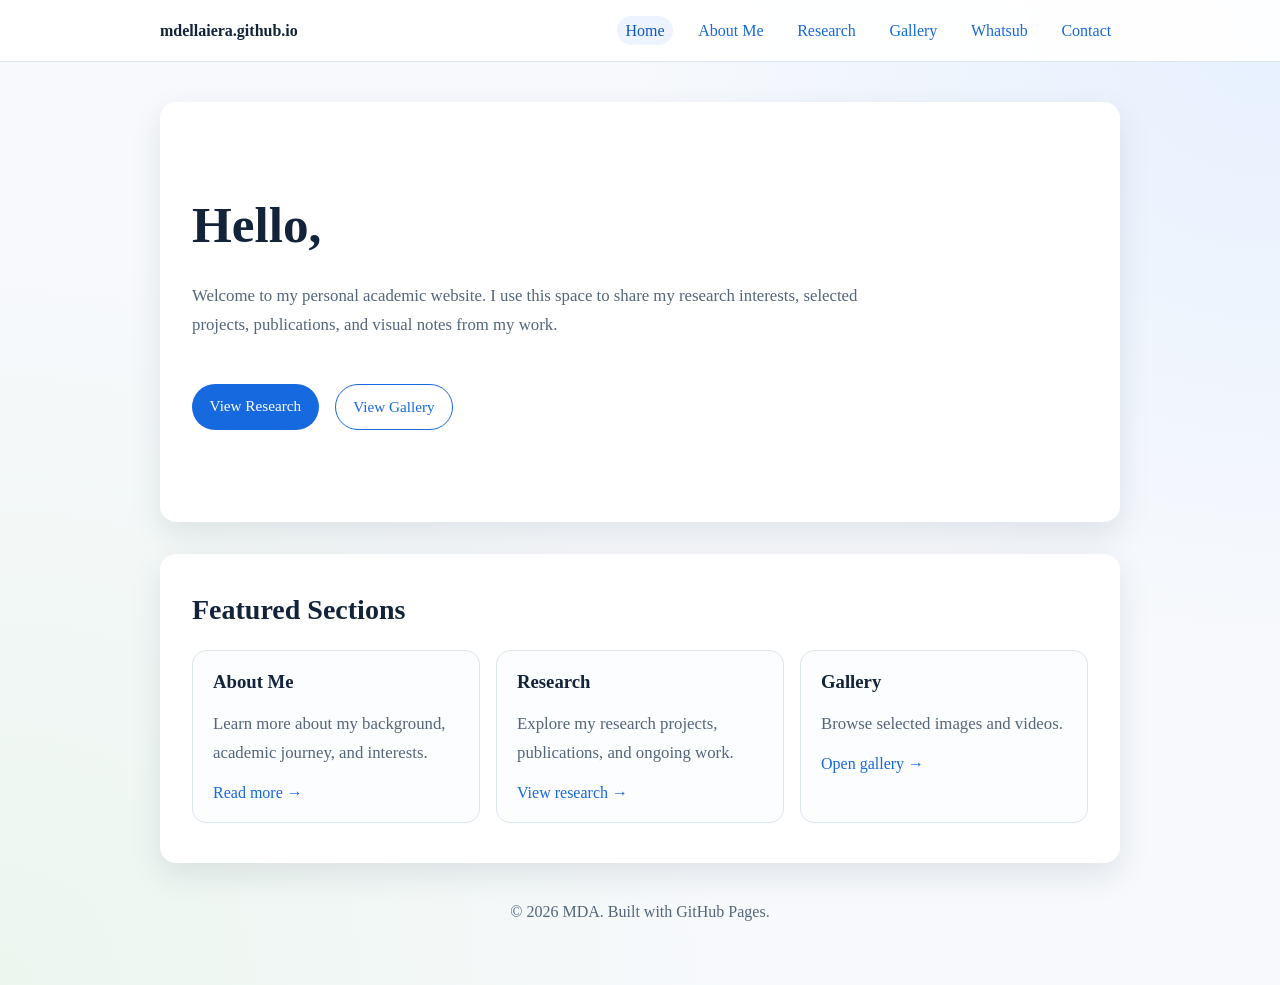
<file: index.html>
<!doctype html>
<html lang="en">
  <head>
    <meta charset="UTF-8" />
    <meta name="viewport" content="width=device-width, initial-scale=1.0" />
    <title>Home | mdellaiera.github.io</title>
    <link rel="stylesheet" href="style.css" />
  </head>

  <body>
    <header>
      <nav>
        <a class="site-name" href="index.html">mdellaiera.github.io</a>

        <div class="nav-links">
          <a class="active" href="index.html">Home</a>
          <a href="about.html">About Me</a>
          <a href="research.html">Research</a>
          <a href="gallery.html">Gallery</a>
          <a href="/whatsub/">Whatsub</a>
          <a href="contact.html">Contact</a>
        </div>
      </nav>
    </header>

    <main>
      <section class="hero">
        <h1>Hello,</h1>

        <p>
          Welcome to my personal academic website. I use this space to share my
          research interests, selected projects, publications, and visual notes
          from my work.
        </p>

        <div class="button-row">
          <a class="button" href="research.html">View Research</a>
          <a class="button secondary" href="gallery.html">View Gallery</a>
        </div>
      </section>

      <section>
        <h2>Featured Sections</h2>

        <div class="card-grid">
          <article class="card">
            <h3>About Me</h3>
            <p>Learn more about my background, academic journey, and interests.</p>
            <a href="about.html">Read more →</a>
          </article>

          <article class="card">
            <h3>Research</h3>
            <p>Explore my research projects, publications, and ongoing work.</p>
            <a href="research.html">View research →</a>
          </article>

          <article class="card">
            <h3>Gallery</h3>
            <p>Browse selected images and videos.</p>
            <a href="gallery.html">Open gallery →</a>
          </article>
        </div>
      </section>
    </main>

    <footer>
      © 2026 MDA. Built with GitHub Pages.
    </footer>
  </body>
</html>
</file>
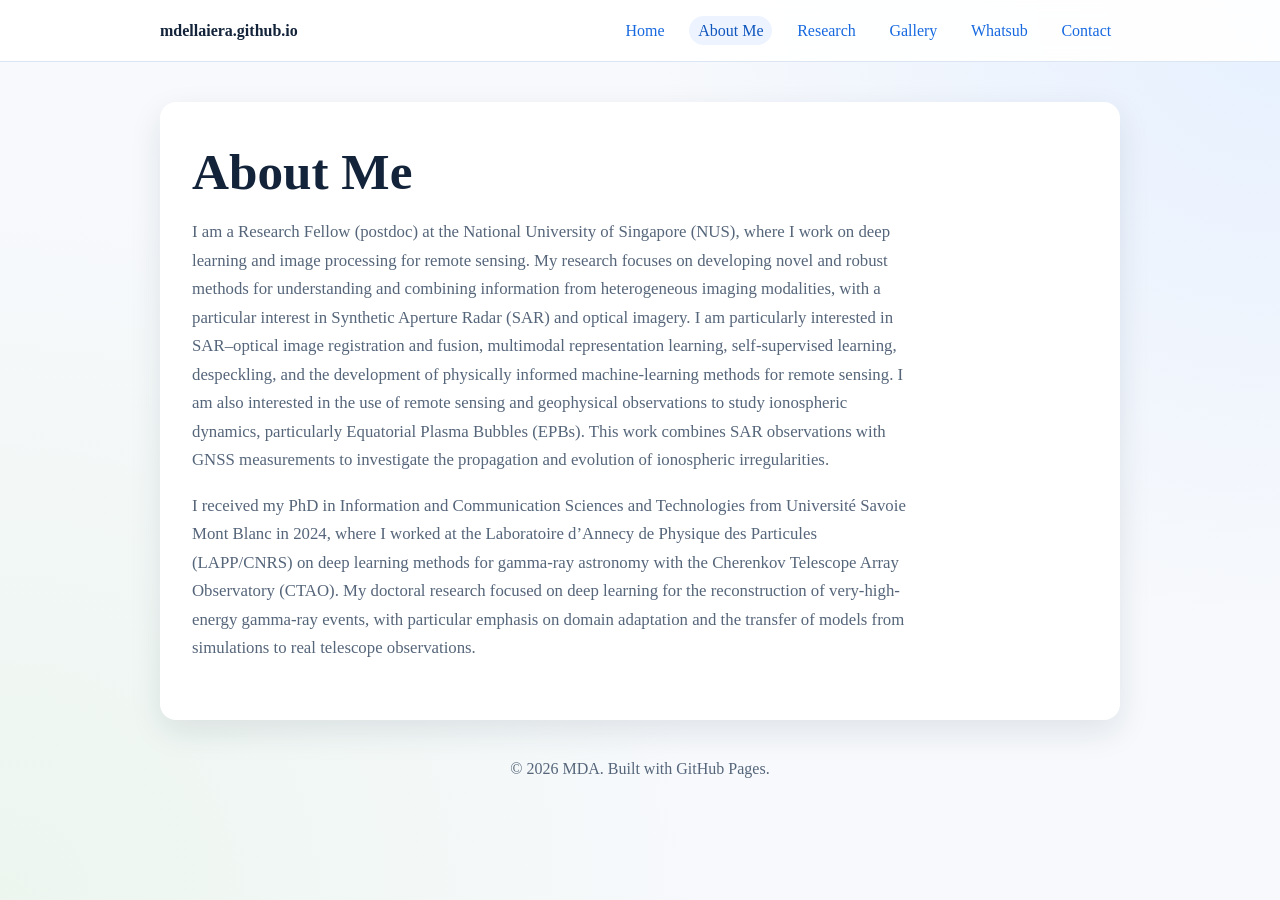
<file: about.html>
<!doctype html>
<html lang="en">
  <head>
    <meta charset="UTF-8" />
    <meta name="viewport" content="width=device-width, initial-scale=1.0" />
    <title>About Me | mdellaiera.github.io</title>
    <link rel="stylesheet" href="style.css" />
  </head>

  <body>
    <header>
      <nav>
        <a class="site-name" href="index.html">mdellaiera.github.io</a>

        <div class="nav-links">
          <a href="index.html">Home</a>
          <a class="active" href="about.html">About Me</a>
          <a href="research.html">Research</a>
          <a href="gallery.html">Gallery</a>
          <a href="/whatsub/">Whatsub</a>
          <a href="contact.html">Contact</a>
        </div>
      </nav>
    </header>

    <main>
      <section>
        <h1>About Me</h1>
        <p>
          I am a Research Fellow (postdoc) at the National University of Singapore (NUS), where I work on deep learning and image processing for remote sensing. 
          My research focuses on developing novel and robust methods for understanding and combining information from heterogeneous imaging modalities, with a particular interest in Synthetic Aperture Radar (SAR) and optical imagery.
          I am particularly interested in SAR–optical image registration and fusion, multimodal representation learning, self-supervised learning, despeckling, and the development of physically informed machine-learning methods for remote sensing.
          I am also interested in the use of remote sensing and geophysical observations to study ionospheric dynamics, particularly Equatorial Plasma Bubbles (EPBs). 
          This work combines SAR observations with GNSS measurements to investigate the propagation and evolution of ionospheric irregularities. 
        </p>
        <p>
          I received my PhD in Information and Communication Sciences and Technologies from Université Savoie Mont Blanc in 2024, where I worked at the Laboratoire d’Annecy de Physique des Particules (LAPP/CNRS) on deep learning methods for gamma-ray astronomy with the Cherenkov Telescope Array Observatory (CTAO). 
          My doctoral research focused on deep learning for the reconstruction of very-high-energy gamma-ray events, with particular emphasis on domain adaptation and the transfer of models from simulations to real telescope observations.
        </p>
      </section>
    </main>

    <footer>
      © 2026 MDA. Built with GitHub Pages.
    </footer>
  </body>
</html>
</file>
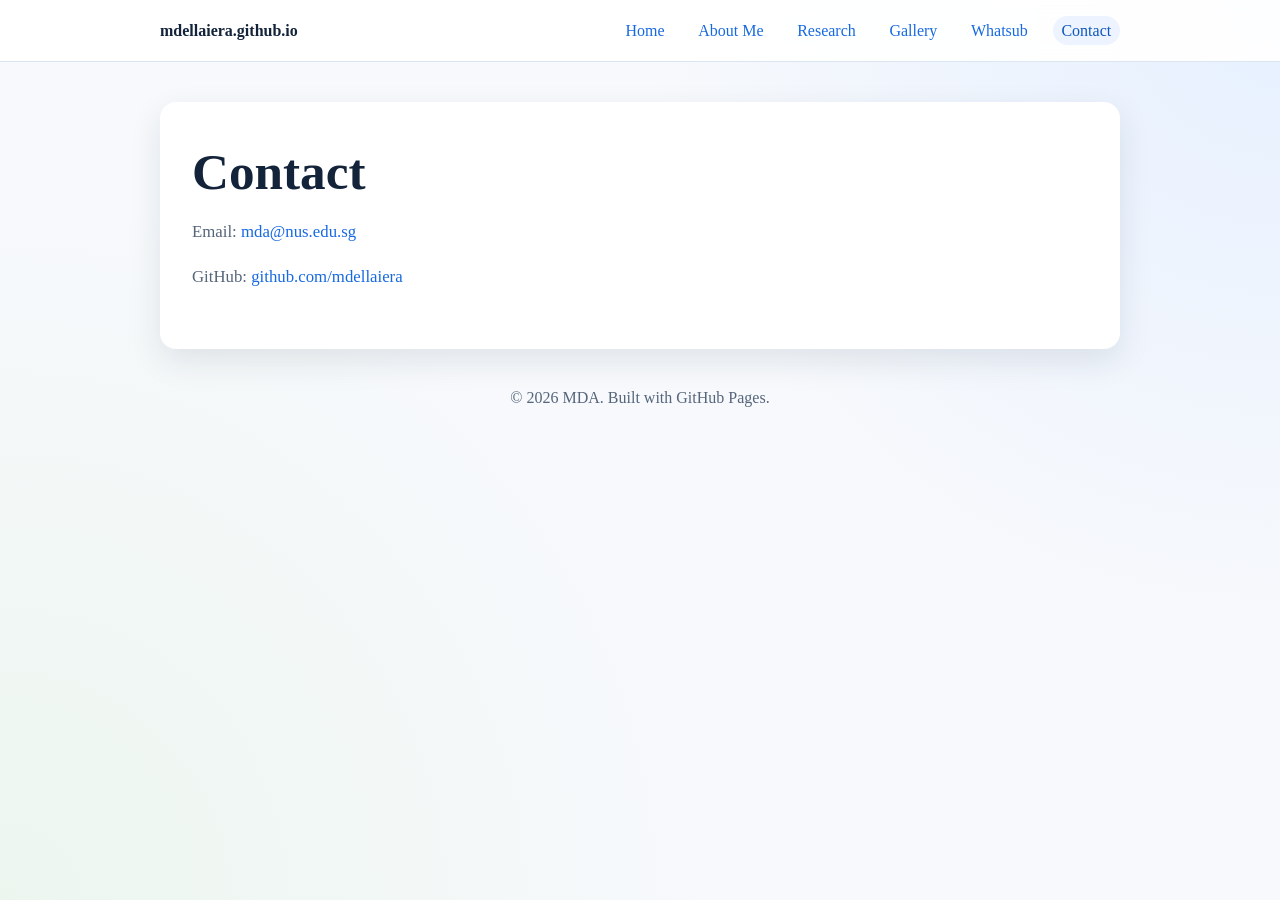
<file: contact.html>
<!doctype html>
<html lang="en">
  <head>
    <meta charset="UTF-8" />
    <meta name="viewport" content="width=device-width, initial-scale=1.0" />
    <title>Contact | mdellaiera.github.io</title>
    <link rel="stylesheet" href="style.css" />
  </head>

  <body>
    <header>
      <nav>
        <a class="site-name" href="index.html">mdellaiera.github.io</a>

        <div class="nav-links">
          <a href="index.html">Home</a>
          <a href="about.html">About Me</a>
          <a href="research.html">Research</a>
          <a href="gallery.html">Gallery</a>
          <a href="/whatsub/">Whatsub</a>
          <a class="active" href="contact.html">Contact</a>
        </div>
      </nav>
    </header>

    <main>
      <section>
        <h1>Contact</h1>
        <p>
          Email:
          <a href="mailto:mda@nus.edu.sg">mda@nus.edu.sg</a>
        </p>

        <p>
          GitHub:
          <a href="https://github.com/mdellaiera">github.com/mdellaiera</a>
        </p>
      </section>
    </main>

    <footer>
      © 2026 MDA. Built with GitHub Pages.
    </footer>
  </body>
</html>
</file>
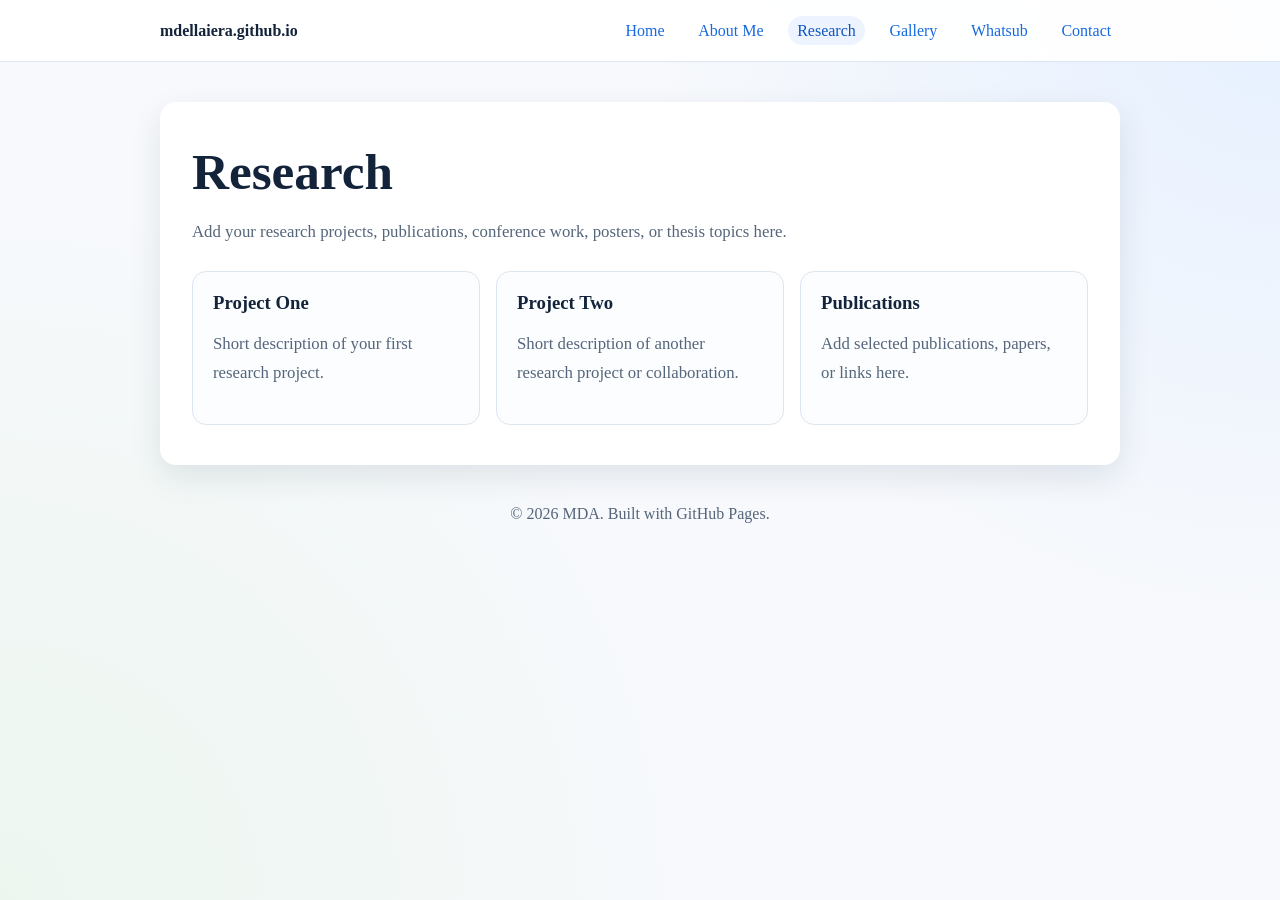
<file: research.html>
<!doctype html>
<html lang="en">
  <head>
    <meta charset="UTF-8" />
    <meta name="viewport" content="width=device-width, initial-scale=1.0" />
    <title>Research | mdellaiera.github.io</title>
    <link rel="stylesheet" href="style.css" />
  </head>

  <body>
    <header>
      <nav>
        <a class="site-name" href="index.html">mdellaiera.github.io</a>

        <div class="nav-links">
          <a href="index.html">Home</a>
          <a href="about.html">About Me</a>
          <a class="active" href="research.html">Research</a>
          <a href="gallery.html">Gallery</a>
          <a href="/whatsub/">Whatsub</a>
          <a href="contact.html">Contact</a>
        </div>
      </nav>
    </header>

    <main>
      <section>
        <h1>Research</h1>
        <p>
          Add your research projects, publications, conference work, posters, or
          thesis topics here.
        </p>

        <div class="card-grid">
          <article class="card">
            <h3>Project One</h3>
            <p>Short description of your first research project.</p>
          </article>

          <article class="card">
            <h3>Project Two</h3>
            <p>Short description of another research project or collaboration.</p>
          </article>

          <article class="card">
            <h3>Publications</h3>
            <p>Add selected publications, papers, or links here.</p>
          </article>
        </div>
      </section>
    </main>

    <footer>
      © 2026 MDA. Built with GitHub Pages.
    </footer>
  </body>
</html>
</file>
<file: style.css>
:root {
  --bg: #f7f9fc;
  --card: #ffffff;
  --text: #13233a;
  --muted: #55657a;
  --accent: #1769e0;
  --accent-dark: #0f56bd;
  --border: #dce5f2;
}

* {
  box-sizing: border-box;
}

body {
  margin: 0;
  min-height: 100vh;
  font-family: Georgia, "Times New Roman", serif;
  color: var(--text);
  background:
    radial-gradient(circle at top right, #e6f0ff 0%, transparent 40%),
    radial-gradient(circle at bottom left, #ecf6ef 0%, transparent 45%),
    var(--bg);
}

header {
  position: sticky;
  top: 0;
  z-index: 10;
  background: rgba(255, 255, 255, 0.92);
  backdrop-filter: blur(10px);
  border-bottom: 1px solid var(--border);
}

nav {
  width: min(92vw, 960px);
  margin: 0 auto;
  padding: 1rem 0;
  display: flex;
  justify-content: space-between;
  align-items: center;
  gap: 1rem;
}

.site-name {
  font-weight: bold;
  color: var(--text);
}

.nav-links {
  display: flex;
  gap: 1rem;
  flex-wrap: wrap;
}

a {
  color: var(--accent);
  text-decoration: none;
}

a:hover {
  text-decoration: underline;
}

.nav-links a {
  padding: 0.35rem 0.55rem;
  border-radius: 999px;
}

.nav-links a.active {
  background: #eef4ff;
  color: var(--accent-dark);
}

main {
  width: min(92vw, 960px);
  margin: 2.5rem auto;
}

section {
  margin-bottom: 2rem;
  padding: 2.5rem 2rem;
  border-radius: 16px;
  background: var(--card);
  box-shadow: 0 12px 32px rgba(19, 35, 58, 0.1);
}

.hero {
  min-height: 420px;
  display: flex;
  flex-direction: column;
  justify-content: center;
}

h1,
h2,
h3 {
  margin-top: 0;
}

h1 {
  margin-bottom: 0.75rem;
  font-size: clamp(2rem, 5vw, 3.2rem);
}

h2 {
  font-size: 1.75rem;
}

p,
li {
  max-width: 720px;
  font-size: 1.05rem;
  line-height: 1.7;
  color: var(--muted);
}

.button-row {
  margin-top: 1.75rem;
  display: flex;
  gap: 1rem;
  flex-wrap: wrap;
}

.button {
  display: inline-block;
  padding: 0.8rem 1.1rem;
  border-radius: 999px;
  background: var(--accent);
  color: white;
  font-size: 0.95rem;
}

.button:hover {
  text-decoration: none;
  background: var(--accent-dark);
}

.button.secondary {
  background: transparent;
  color: var(--accent);
  border: 1px solid var(--accent);
}

.button.secondary:hover {
  background: #eef4ff;
}

.card-grid,
.gallery-grid {
  margin-top: 1.5rem;
  display: grid;
  grid-template-columns: repeat(auto-fit, minmax(220px, 1fr));
  gap: 1rem;
}

.card {
  padding: 1.25rem;
  border-radius: 14px;
  background: #fbfdff;
  border: 1px solid var(--border);
}

.card h3 {
  margin-bottom: 0.5rem;
}

.gallery-card {
  margin: 0;
  overflow: hidden;
  border-radius: 14px;
  background: #fbfdff;
  border: 1px solid var(--border);
}

.gallery-card img {
  width: 100%;
  height: 220px;
  display: block;
  object-fit: cover;
  background: #eef4ff;
}

.gallery-card figcaption {
  padding: 0.85rem 1rem;
  color: var(--muted);
  font-size: 0.95rem;
}

footer {
  width: min(92vw, 960px);
  margin: 2rem auto;
  padding-bottom: 2rem;
  text-align: center;
  color: var(--muted);
}

@media (max-width: 640px) {
  nav {
    flex-direction: column;
    align-items: flex-start;
  }

  section {
    padding: 2rem 1.25rem;
  }

  .gallery-card img {
    height: 180px;
  }
}

.section-subtitle {
  margin-top: 2.5rem;
}

.video-grid {
  margin-top: 1.5rem;
  display: grid;
  grid-template-columns: repeat(auto-fit, minmax(260px, 1fr));
  gap: 1.25rem;
}

.video-card {
  padding: 1rem;
  border-radius: 14px;
  background: #fbfdff;
  border: 1px solid var(--border);
}

.video-card video {
  width: 100%;
  border-radius: 10px;
  display: block;
  background: #000;
}

.video-card h3 {
  margin: 0.85rem 0 0;
  font-size: 1.1rem;
}
</file>
